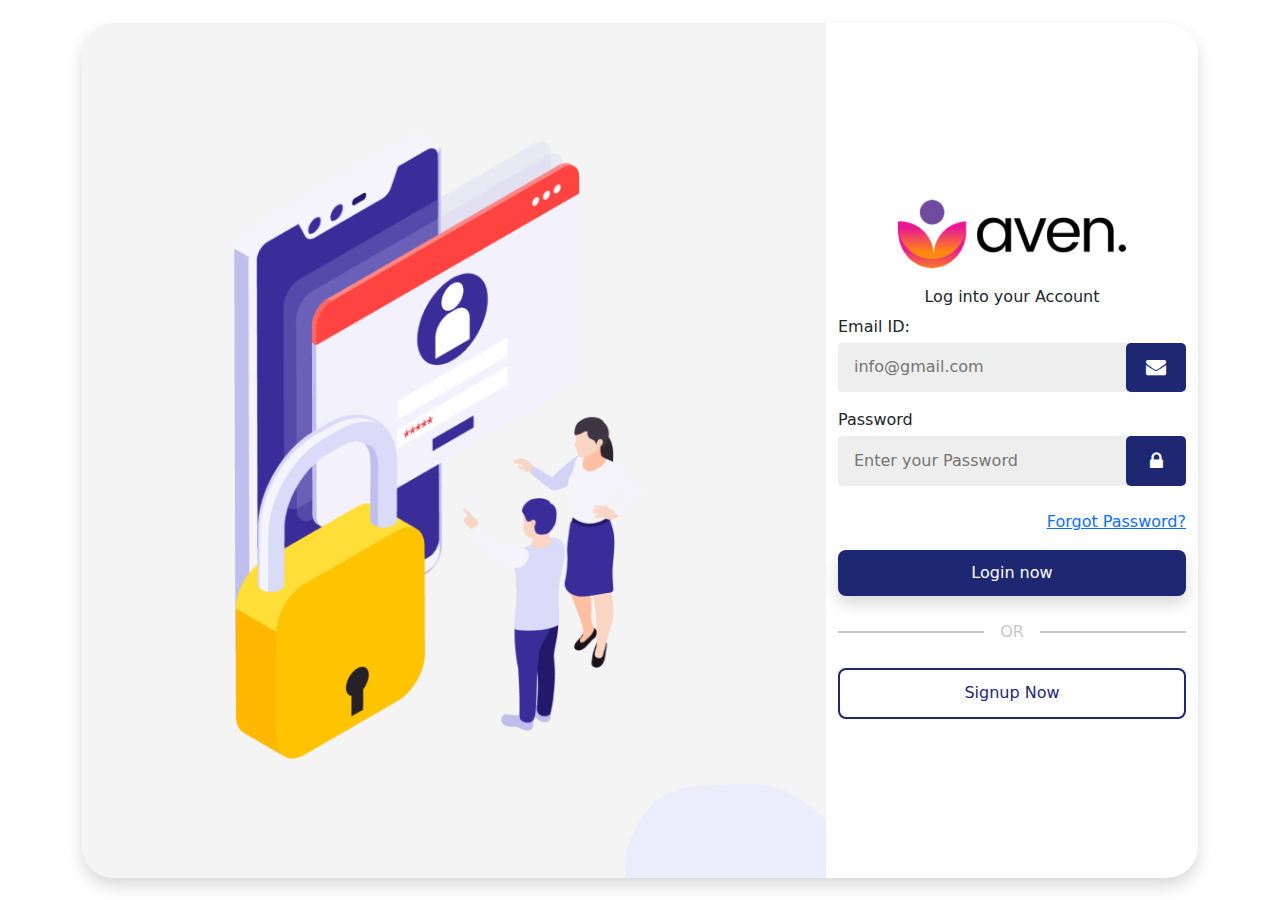
<file: index.html>
<!DOCTYPE html>
<html lang="en">

<head>
    <meta charset="UTF-8">
    <meta name="viewport" content="width=device-width, initial-scale=1.0">
    <title>Avon</title>
    <link rel="stylesheet" href="styles.css">
    <link href="https://cdn.jsdelivr.net/npm/bootstrap@5.3.3/dist/css/bootstrap.min.css" rel="stylesheet">
    <link rel="stylesheet" href="https://cdnjs.cloudflare.com/ajax/libs/font-awesome/4.7.0/css/font-awesome.min.css">
</head>
<script>
    function signUp(event) {
        event.preventDefault()
        window.location.href = 'signup.html'

    }
</script>

<body>

    <main>

        <div class="container-lg d-flex align-items-center justify-content-center main-con">

            <div class="row con-form shadow pb-4 pb-lg-0 rounded-5 w-100">

                <div class="col-xl-8 col-lg-6 background-01 px-0">

                    <!-- <img class="img-back" src="Background.png" alt=""> -->
                </div>

                <div class="col-xl-4 col-lg-6 form-01">
                    <div class=" d-flex flex-column justify-content-center h-100">
                        <div class="logo text-center">
                            <img src="Dummy_Logo.png" alt="">
                            <h2 class="fs-6">Log into your Account</h2>
                        </div>
                        <form action="">

                            <div class="mb-3">
                                <label class="fs-6 mb-1" for="email">Email ID:</label>
                                <div class="position-relative">
                                    <input required class="w-100 rounded-1 px-3" placeholder="info@gmail.com"
                                        type="email">
                                    <div class="icon-input position-absolute top-0 end-0">
                                        <i class="fa fa-envelope"></i>
                                    </div>
                                </div>

                            </div>

                            <div class="mb-4">
                                <label class="fs-6 mb-1" for="email">Password</label>
                                <div class="position-relative">
                                    <input required class="w-100 rounded-1 px-3" placeholder="Enter your Password"
                                        type="password">
                                    <div class="icon-input position-absolute top-0 end-0">
                                        <i class="fa fa-lock"></i>
                                    </div>
                                </div>

                            </div>

                            <p class="text-end"><a class="text-underline" href="">Forgot Password?</a></p>

                            <button class="w-100 border-0 rounded-3 btn btn-log shadow">Login now</button>

                            <div class="d-flex align-items-center gap-3 my-4">
                                <div class="line"></div>
                                <p class="text-muted-07 mb-0">OR</p>
                                <div class="line"></div>
                            </div>

                            <button onclick="signUp(event)" class="w-100 btn-sign rounded-3">Signup Now</button>

                        </form>
                    </div>
                </div>
            </div>

        </div>

    </main>






</body>

</html>
</file>
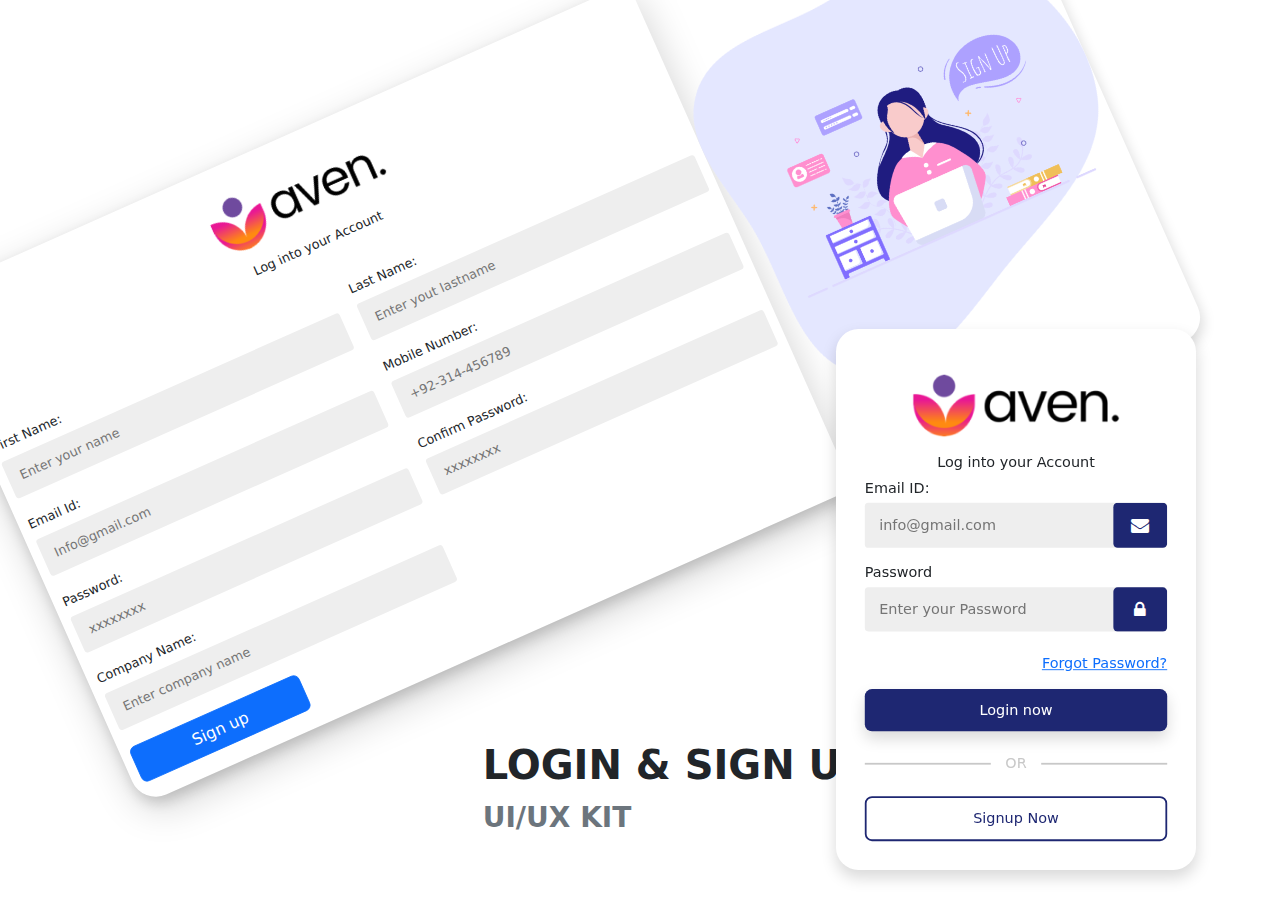
<file: login-signup.html>
<!DOCTYPE html>
<html lang="en">

<head>
    <meta charset="UTF-8">
    <meta name="viewport" content="width=device-width, initial-scale=1.0">
    <title>Document</title>
    <link rel="stylesheet" href="styles.css">
    <link href="https://cdn.jsdelivr.net/npm/bootstrap@5.3.3/dist/css/bootstrap.min.css" rel="stylesheet">
    <link rel="stylesheet" href="https://cdnjs.cloudflare.com/ajax/libs/font-awesome/4.7.0/css/font-awesome.min.css">
</head>

<body class="">
    <div class="main-con-log position-relative">

        <div class="text">
            <div>
                <h2 class="fw-bold fs-1">LOGIN & SIGN UP</h2>
                <p class="fs-3 text-secondary fw-bold">UI/UX KIT</p>
            </div>
        </div>

        <div class="main-con d-flex align-items-center login">
            <div class="row shadow rounded-5">
                <div class="col-lg-8 shadow-lg py-4 border-inherit">
                    <div class="logo text-center mb-5">
                        <img src="Dummy_Logo.png" alt="">
                        <h2 class="fs-6">Log into your Account</h2>
                    </div>
                    <form action="">
                        <div class="row gy-4">
                            <div class="col-12">
                                <div class="row">
                                    <div class="col-md-6 mb-3 mb-md-0">
                                        <label class="col-12 mb-2" for="name">First Name:</label>
                                        <input class="col-12 rounded-1 px-3" placeholder="Enter your name" type="text">
                                    </div>
                                    <div class="col-md-6">
                                        <label class="col-12 mb-2" for="name">Last Name:</label>
                                        <input class="col-12 rounded-1 px-3" placeholder="Enter yout lastname"
                                            type="text">
                                    </div>
                                </div>
                            </div>

                            <div class="col-12">
                                <div class="row">
                                    <div class="col-md-6 mb-3 mb-md-0">
                                        <label class="col-12 mb-2" for="name">Email Id:</label>
                                        <input class="col-12 rounded-1 px-3" placeholder="Info@gmail.com" type="email">
                                    </div>
                                    <div class="col-md-6">
                                        <label class="col-12 mb-2" for="name">Mobile Number:</label>
                                        <input class="col-12 rounded-1 px-3" placeholder="+92-314-456789" type="text">
                                    </div>
                                </div>
                            </div>

                            <div class="col-12">
                                <div class="row">
                                    <div class="col-md-6 mb-3 mb-md-0">
                                        <label class="col-12 mb-2" for="name">Password:</label>
                                        <input class="col-12 rounded-1 px-3" placeholder="xxxxxxxx" type="text">
                                    </div>
                                    <div class="col-md-6">
                                        <label class="col-12 mb-2" for="name">Confirm Password:</label>
                                        <input class="col-12 rounded-1 px-3" placeholder="xxxxxxxx" type="text">
                                    </div>
                                </div>
                            </div>

                            <div class="col-12">
                                <div class="row">
                                    <div class="col-md-6 mb-3 mb-md-0">
                                        <label class="col-12 mb-2" for="name">Company Name:</label>
                                        <input class="col-12 rounded-1 px-3" placeholder="Enter company name"
                                            type="text">
                                    </div>
                                </div>
                            </div>
                            <div class="col-md-6"><button class="btn btn-lg btn-primary px-5 col-md-6 col-12">Sign
                                    up</button>
                            </div>
                        </div>
                    </form>
                </div>
                <div class="col-lg-4 d-flex align-items-center position-relative bg-left">
                    <img class="w-100" src="sign_up--01 1.png" alt="">
                    <!-- <img class="position-absolute bg col-lg-11 col-8 top-0 " src="Vector (3).png" alt=""> -->
                </div>

            </div>
        </div>


        <div class="col-xl-4 col-lg-6 form-01 shadow signin">
            <div class=" d-flex flex-column justify-content-center h-100">
                <div class="logo text-center">
                    <img src="Dummy_Logo.png" alt="">
                    <h2 class="fs-6">Log into your Account</h2>
                </div>
                <form action="">

                    <div class="mb-3">
                        <label class="fs-6 mb-1" for="email">Email ID:</label>
                        <div class="position-relative">
                            <input class="w-100 rounded-1 px-3" placeholder="info@gmail.com" type="email">
                            <div class="icon-input position-absolute top-0 end-0">
                                <i class="fa fa-envelope"></i>
                            </div>
                        </div>
                    </div>

                    <div class="mb-4">
                        <label class="fs-6 mb-1" for="email">Password</label>
                        <div class="position-relative">
                            <input class="w-100 rounded-1 px-3" placeholder="Enter your Password" type="password">
                            <div class="icon-input position-absolute top-0 end-0">
                                <i class="fa fa-lock"></i>
                            </div>
                        </div>
                    </div>

                    <p class="text-end"><a class="text-underline" href="">Forgot Password?</a></p>

                    <button class="w-100 border-0 rounded-3 btn btn-log shadow">Login now</button>

                    <div class="d-flex align-items-center gap-3 my-4">
                        <div class="line"></div>
                        <p class="text-muted-07 mb-0">OR</p>
                        <div class="line"></div>
                    </div>

                    <button class="w-100 btn-sign rounded-3">Signup Now</button>

                </form>
            </div>
        </div>




    </div>



</body>

</html>
</file>
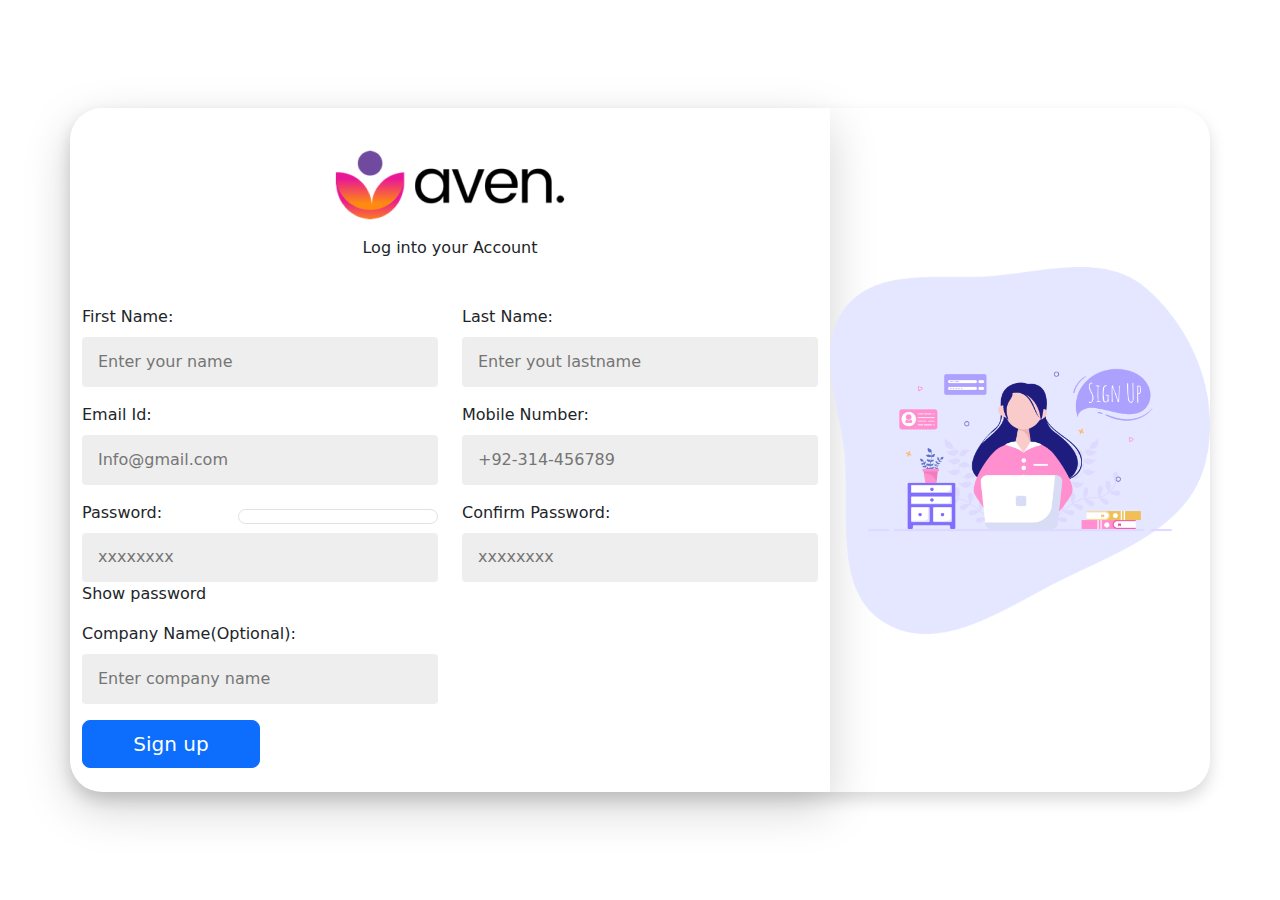
<file: signup.html>
<!DOCTYPE html>
<html lang="en">

<head>
    <meta charset="UTF-8">
    <meta name="viewport" content="width=device-width, initial-scale=1.0">
    <title>Sign Up</title>
    <link rel="stylesheet" href="styles.css">
    <link href="https://cdn.jsdelivr.net/npm/bootstrap@5.3.3/dist/css/bootstrap.min.css" rel="stylesheet">
    <link rel="stylesheet" href="https://cdnjs.cloudflare.com/ajax/libs/font-awesome/4.7.0/css/font-awesome.min.css">
</head>

<body>

    <div id="overlay" class="overlay d-none">
        <div class="prompt p-5 shadow rounded-5">
            <div>
                <p class="text-center text-success fs-1 fw-bold mb-0">Success!</p>
                <p class="text-center">Your details, do not share these with anyone</p>
            </div>
            <div class="fs-3 fw-bold text-center">
                <p class="mb-0">First Name: <span class="fw-normal text-dark" id="text-fname">Arbab</span></p>
                <p class="mb-0">Last Name: <span class="fw-normal text-dark" id="text-lname"></span></p>
                <p class="mb-0">Email: <span class="fw-normal text-dark" id="text-email"></span></p>
                <p class="mb-0">Phone: <span class="fw-normal text-dark" id="text-phone"></span></p>
                <P class="mb-0">pass: <span class="fw-normal text-dark" id="text-pass"></span></P>
                <p id="box-company" class="mb-0">company: <span class="fw-normal text-dark" id="text-company"></span>
                </p>
            </div>
            <div>
                <button id="login-prompt" class="w-100 border-0 rounded-3 btn btn-log shadow mt-3">Login now</button>
            </div>



        </div>
    </div>

    <div class="container main-con d-flex align-items-center">
        <div class="row shadow rounded-5">
            <div class="col-lg-8 shadow-lg py-4 border-inherit">
                <div class="logo text-center mb-5">
                    <img src="Dummy_Logo.png" alt="">
                    <h2 class="fs-6">Log into your Account</h2>
                </div>
                <form id="form" action="">
                    <div class="row gy-3">
                        <div class="col-12">
                            <div class="row">
                                <div class="col-md-6 mb-3 mb-md-0">
                                    <label class="col-12 mb-2" for="fname">First Name:</label>
                                    <input id="fname" class="col-12 rounded-1 px-3" placeholder="Enter your name"
                                        type="text">
                                    <p id="error-fname" class="text-danger mb-0"></p>
                                </div>
                                <div class="col-md-6">
                                    <label class="col-12 mb-2" for="lname">Last Name:</label>
                                    <input id="lname" class="col-12 rounded-1 px-3" placeholder="Enter yout lastname"
                                        type="text">
                                    <p id="error-lname" class="text-danger mb-0"></p>
                                </div>
                            </div>
                        </div>

                        <div class="col-12">
                            <div class="row">
                                <div class="col-md-6 mb-3 mb-md-0">
                                    <label class="col-12 mb-2" for="email">Email Id:</label>
                                    <input id="email" class="col-12 rounded-1 px-3" placeholder="Info@gmail.com"
                                        type="email">
                                    <p id="error-email" class="text-danger mb-0"></p>
                                </div>
                                <div class="col-md-6">
                                    <label class="col-12 mb-2" for="phone">Mobile Number:</label>
                                    <input id="phone" class="col-12 rounded-1 px-3" placeholder="+92-314-456789"
                                        type="text">
                                    <p id="error-phone" class="text-danger mb-0"></p>
                                </div>
                            </div>
                        </div>

                        <div class="col-12">
                            <div class="row">
                                <div class="col-md-6 mb-3 mb-md-0">
                                    <div class="d-flex justify-content-between align-items-center">
                                        <label class=" mb-2" for="pass">Password:</label>
                                        <div style="height: 15px; width: 200px;"
                                            class=" border border-1 rounded-pill position-relative">

                                            <div style="transition: 0.4s; width: 0;" id="pass-bar"
                                                class="bg-danger rounded-pill h-100 ">
                                            </div>

                                        </div>
                                    </div>
                                    <input id="pass" class="col-12 rounded-1 px-3" placeholder="xxxxxxxx"
                                        type="password">
                                    <div class="d-flex align-items-center">
                                        <input onclick="showPassword()" class="d-none" type="checkbox" name=""
                                            id="show-pass">
                                        <label class="fs-6" for="show-pass">Show password</label>

                                    </div>
                                    <div class="d-flex w-100 justify-content-between flex-wrap">
                                        <p id="error-pass" class="text-danger mb-0"></p>

                                    </div>
                                </div>
                                <div class="col-md-6">
                                    <label class="col-12 mb-2" for="pass-conform">Confirm Password:</label>
                                    <input id="pass-confirm" class="col-12 rounded-1 px-3" placeholder="xxxxxxxx"
                                        type="text">

                                    <p id="error-pass-confirm" class="text-danger mb-0"></p>


                                </div>
                            </div>
                        </div>

                        <div class="col-12">
                            <div class="row">
                                <div class="col-md-6 mb-3 mb-md-0">
                                    <label class="col-12 mb-2" for="name">Company Name(Optional):</label>
                                    <input id="company" class="col-12 rounded-1 px-3" placeholder="Enter company name"
                                        type="text">
                                </div>
                            </div>
                        </div>
                        <div class="col-md-6"><button id="btn-submit"
                                class="btn btn-lg btn-primary px-5 col-md-6 col-12">Sign
                                up</button>
                        </div>
                    </div>
                </form>
            </div>
            <div class="col-lg-4 d-flex align-items-center position-relative bg-left">
                <img class="w-100" src="sign_up--01 1.png" alt="">
                <!-- <img class="position-absolute bg col-lg-11 col-8 top-0 " src="Vector (3).png" alt=""> -->
            </div>

        </div>
    </div>




    <script src="script.js"></script>
</body>

</html>
</file>
<file: styles.css>
.icon-input {
    background-color: #1E2772;
    color: white;
    display: flex;
    align-items: center;
    justify-content: center;
    height: 100%;
    padding: 0 1rem;
    border-radius: 5px;
    width: 60px;
    font-size: 1.25rem;
}

form input {
    background-color: #EEEEEE;
    border: 0;
    padding: 0.8rem 0;
}

.btn-log {
    padding: 0.7rem 0 !important;
    background-color: #1E2772 !important;
    color: white !important;

}
.btn-sign {
    padding: 0.7rem 0;
    background-color: transparent;
    border: 2px solid #1E2772;
    color: #1E2772;
}
.text-muted-07 {
    color: rgb(200, 200, 200);
}
.line {
    height: 2px;
    background-color: rgb(200, 200, 200);
    width: 100%;
}

.main-con {
    height: 100vh;
}

.background-01 {
    height: 95vh;
    background-image: url(Background.png);
    background-position: center;
    background-size: cover;
    border-top-left-radius: inherit;
    border-bottom-left-radius: inherit;
}


.con-form {
    height: 95vh !important; 
    display: flex;
    align-items: center;
}

.bg {
    z-index: -1;
  
}

.bg-left {
    background-image: url(Vector\ \(3\).png);
    background-repeat: no-repeat;
    background-position: center;
    background-size: contain;
}

.border-inherit {
    border-top-left-radius: inherit !important;
    border-bottom-left-radius: inherit !important;
}

.login {
    position: absolute;
    scale: 0.8;
    rotate: -24deg;
    left: -12%;
    top: -15%;
}

.signin {
    scale: 0.9;
    position: absolute;
    z-index: 999 !important;
    background-color: white;
    padding: 2rem;
    width: 400px !important;
    bottom: 0%;
    right: 5%;
    border-radius: 25px;
}

.main-con-log {
    height: 100vh;
    width: 100%;
    overflow: hidden;
}

.text {
    position: absolute;
    bottom: 5%; right: 32%;
}

label {
    cursor: pointer;
}
.overlay {
    position: fixed;
    top: 0;
    width: 100vw;
    height: 100vh;
    background-color: rgba(0, 0, 0, 0.7);
    z-index: 999;
    display: flex;
    align-items: center;
    justify-content: center;
}
.prompt {
    width: 40%;
    background-color: rgb(214, 214, 214);
    color: rgb(39, 39, 39);
}

.strength {
    font-size: 0.5rem;
    left: 0;
    right: 0;
    margin: 0 auto;
    width: 50px;
    display: flex;
    justify-content: center;
    align-items: center;
}

@media screen and (max-width: 1200px) {
  .main-con {
    height: auto;
  }
  .con-form {
  height: auto !important;
  }
  .background-01 {
    border-top-right-radius: inherit;
    border-bottom-left-radius: 0;
  }


  }

  @media screen and (max-width: 992px) {
    .signin {
        left: 0;
        right: 0;
        margin: 0 auto;
        width: 100% !important;
    }

    .login {
        display: none !important;
    }
    .prompt {
        width: 95%;
    }
  }
</file>
